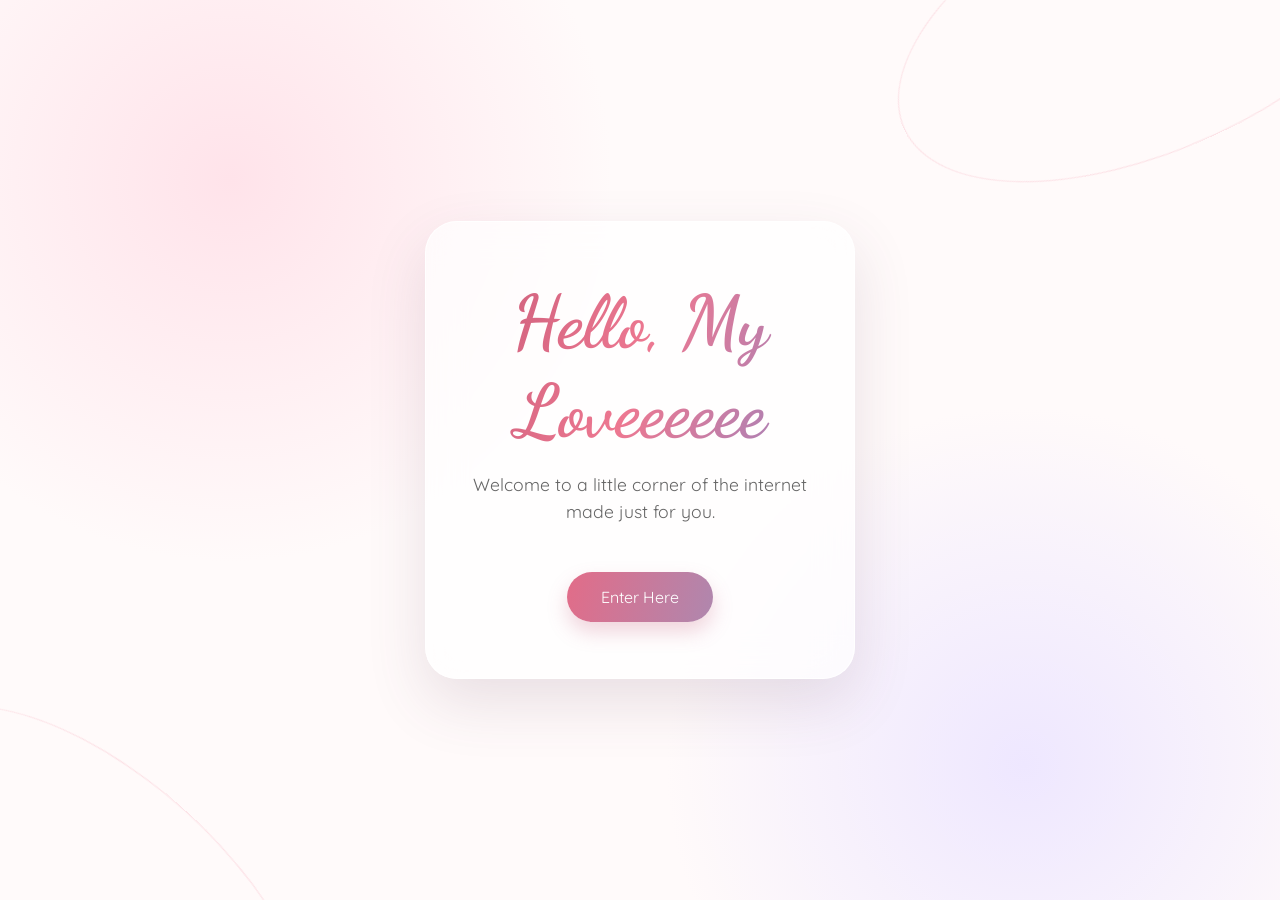
<file: index.html>
<!DOCTYPE html>
<html lang="en">
<head>
    <meta charset="UTF-8">
    <meta name="viewport" content="width=device-width, initial-scale=1.0, maximum-scale=1.0, user-scalable=no">
    <title>For Mandyyy</title>
    <link href="https://fonts.googleapis.com/css2?family=Dancing+Script:wght@600&family=Quicksand:wght@400;600&display=swap" rel="stylesheet">
    <style>
        :root { --pink: #ed6e8b; --cream: #fffafa; --ink: #412d46; --lilac: #9582b8; }
        * { box-sizing: border-box; -webkit-tap-highlight-color: transparent; }
        body { 
            margin: 0; background: radial-gradient(circle at 18% 20%, #ffe3ea 0, transparent 30%), radial-gradient(circle at 80% 85%, #eee7ff 0, transparent 28%), var(--cream); font-family: 'Quicksand', sans-serif;
            height: 100vh; display: flex; justify-content: center; align-items: center; text-align: center;
            overflow: hidden; touch-action: manipulation;
        }

        .floating-heart {
            position: absolute; color: var(--pink); pointer-events: none;
            animation: floatUp 1.5s ease-out forwards; z-index: 999;
        }
        @keyframes floatUp {
            0% { transform: translateY(0) scale(1); opacity: 1; }
            100% { transform: translateY(-100px) scale(1.5); opacity: 0; }
        }

        body::before, body::after { content: ''; position: fixed; border: 1px solid rgba(237,110,139,.18); border-radius: 50%; pointer-events: none; }
        body::before { width: 560px; height: 270px; transform: rotate(-25deg); top: -125px; right: -160px; } body::after { width: 520px; height: 250px; transform: rotate(42deg); bottom: -130px; left: -160px; }
        .glass-card { background: rgba(255,255,255,.68); backdrop-filter: blur(18px); -webkit-backdrop-filter: blur(18px); padding: 56px 30px; border-radius: 32px; box-shadow: 0 24px 60px rgba(100,64,95,.14); border: 1px solid rgba(255,255,255,.9); width: 90%; max-width: 430px; animation: fadeIn 1.1s ease; position: relative; overflow:hidden; }

        .elegant-title { 
            font-family: 'Dancing Script', cursive; font-size: clamp(3.3rem, 13vw, 4.6rem);
            background: linear-gradient(110deg, #c95c79, #ed7891, #9a83be);
            -webkit-background-clip: text; -webkit-text-fill-color: transparent; margin: 0; 
        }

        .enter-btn { 
            background: linear-gradient(105deg, #e26c88, #af87ae); color: white; border: none; padding: 15px 34px;
            border-radius: 50px; font-size: 1rem; margin-top: 30px; cursor: pointer; box-shadow: 0 10px 20px rgba(198,92,122,.26); font-family: 'Quicksand', sans-serif;
            transition: 0.3s;
        }
        .enter-btn:active { transform: scale(0.95); }

        @keyframes fadeIn { from { opacity: 0; transform: translateY(20px); } to { opacity: 1; transform: translateY(0); } }
    </style>
</head>
<body onclick="spawnHeart(event)">

    <div class="glass-card">
        <h1 class="elegant-title">Hello, My Loveeeeee</h1>
        <p style="color: #666; font-size: 1.1rem; margin-top: 15px; line-height: 1.5;">
            Welcome to a little corner of the internet made just for you.
        </p>
        
        <button class="enter-btn" onclick="window.location.href='hub.html'">Enter Here</button>
    </div>

    <script>
        function spawnHeart(e) {
            if (e.target.tagName === 'BUTTON') return;
            const heart = document.createElement('div');
            heart.innerHTML = '❤️';
            heart.className = 'floating-heart';
            const x = e.clientX || (e.touches && e.touches[0].clientX);
            const y = e.clientY || (e.touches && e.touches[0].clientY);
            heart.style.left = (x - 10) + 'px';
            heart.style.top = (y - 10) + 'px';
            document.body.appendChild(heart);
            setTimeout(() => heart.remove(), 1500);
        }
    </script>
</body>
</html>
</file>
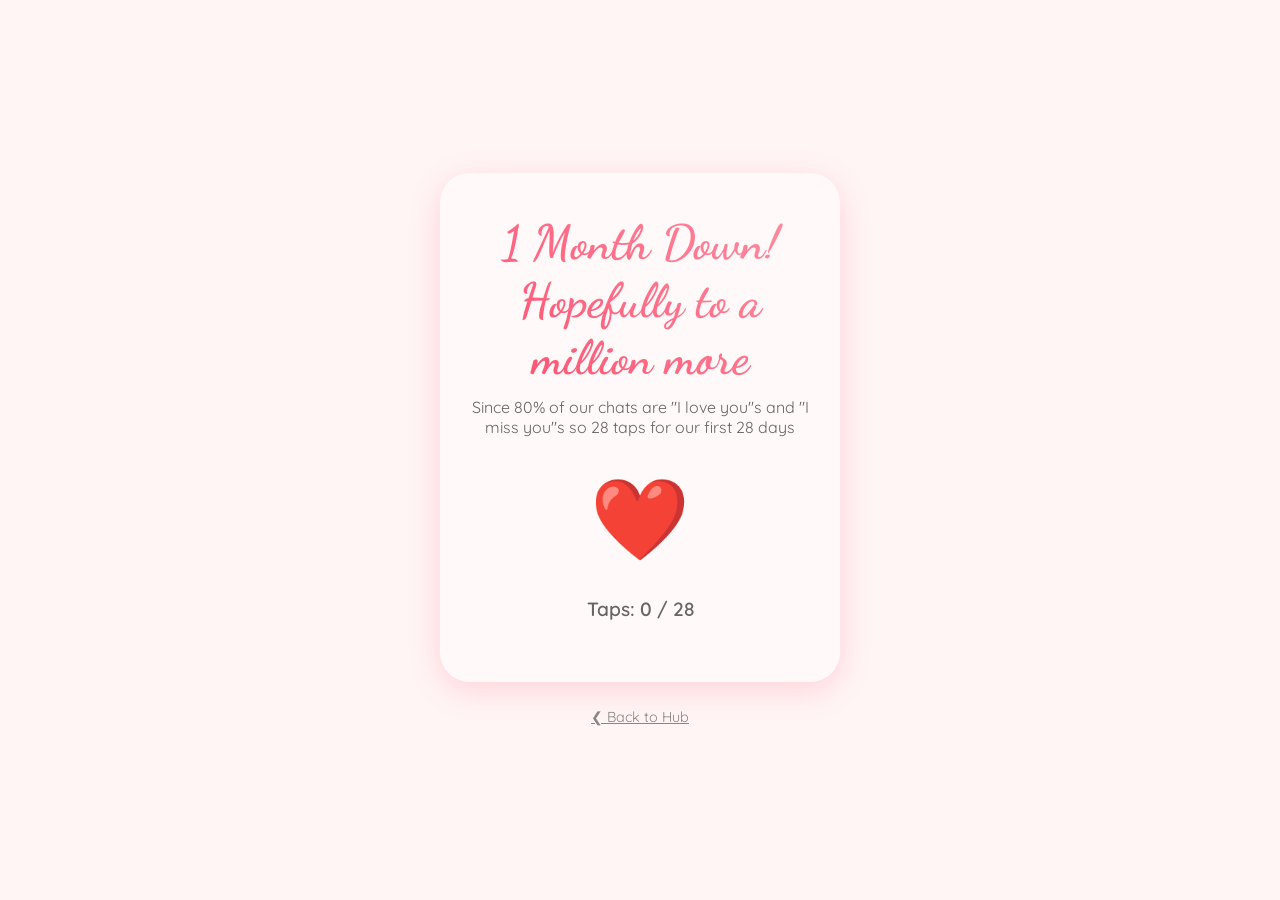
<file: 1stmonthiversary/1stmonthiversary.html>
<!DOCTYPE html>
<html lang="en">
<head>
    <meta charset="UTF-8">
    <meta name="viewport" content="width=device-width, initial-scale=1.0, maximum-scale=1.0, user-scalable=no">
    <title>1st Monthiversary</title>
    <link href="https://fonts.googleapis.com/css2?family=Dancing+Script:wght@600&family=Quicksand:wght@400;600&display=swap" rel="stylesheet">
    <style>
        :root { --pink: #ff4d6d; --cream: #fff5f5; --paper: #fdfdfd; }
        * { box-sizing: border-box; -webkit-tap-highlight-color: transparent; }
        body { 
            margin: 0; background: var(--cream); font-family: 'Quicksand', sans-serif; 
            overflow: hidden; height: 100vh; display: flex; justify-content: center; align-items: center;
            touch-action: manipulation;
        }

        .screen { display: none; text-align: center; width: 100%; height: 100%; padding: 20px; animation: fadeIn 0.8s ease; flex-direction: column; justify-content: center; align-items: center; }
        .active { display: flex; }

        .elegant-title { font-family: 'Dancing Script', cursive; font-size: 3rem; background: linear-gradient(45deg, #ff4d6d, #ff8fa3); -webkit-background-clip: text; -webkit-text-fill-color: transparent; margin: 0; line-height: 1.2; }
        .glass-card { background: rgba(255, 255, 255, 0.4); backdrop-filter: blur(10px); -webkit-backdrop-filter: blur(10px); padding: 40px 20px; border-radius: 30px; box-shadow: 0 8px 32px 0 rgba(255, 77, 109, 0.2); border: 1px solid rgba(255, 255, 255, 0.2); max-width: 400px; width: 100%; }

        /* Phase 1: Spam Game */
        .giant-heart { font-size: 5rem; cursor: pointer; user-select: none; animation: pulse 1s infinite; margin: 30px 0; -webkit-tap-highlight-color: transparent; }
        .giant-heart:active { transform: scale(0.9); animation: none; }
        .spam-text { position: absolute; font-weight: 600; font-size: 1.5rem; color: var(--pink); pointer-events: none; animation: floatSpam 1s ease-out forwards; z-index: 999; text-shadow: 0px 2px 5px rgba(255,77,109,0.3); }
        .progress-text { font-size: 1.2rem; color: #666; font-weight: 600; margin-bottom: 20px; }

        /* Phase 2: Polaroid Desk (Spaced out for scrolling) */
        .desk-container { width: 100%; max-height: 65vh; overflow-y: auto; overflow-x: hidden; margin-top: 15px; padding-bottom: 20px; }
        .desk { position: relative; width: 100%; max-width: 350px; height: 1300px; margin: 0 auto; }
        
        .polaroid { 
            background: white; padding: 10px 10px 30px 10px; box-shadow: 0 10px 20px rgba(0,0,0,0.15); 
            position: absolute; width: 180px; border: 1px solid #eee; transition: transform 0.2s ease-out; cursor: pointer;
        }
        .polaroid img { width: 100%; height: 160px; object-fit: cover; background: #ddd; }
        .polaroid .caption { font-family: 'Dancing Script', cursive; font-size: 1.2rem; margin-top: 10px; color: #333; }
        
        /* Spacing out the 8 photos vertically */
        #p1 { top: 10px; left: 10px; transform: rotate(-6deg); z-index: 1; }
        #p2 { top: 160px; right: 10px; transform: rotate(7deg); z-index: 2; }
        #p3 { top: 310px; left: 20px; transform: rotate(-5deg); z-index: 3; }
        #p4 { top: 460px; right: 15px; transform: rotate(6deg); z-index: 4; }
        #p5 { top: 610px; left: 15px; transform: rotate(-7deg); z-index: 5; }
        #p6 { top: 760px; right: 20px; transform: rotate(8deg); z-index: 6; }
        #p7 { top: 910px; left: 25px; transform: rotate(-4deg); z-index: 7; }
        #p8 { top: 1060px; right: 15px; transform: rotate(5deg); z-index: 8; }

        /* Phase 3: Letter */
        .letter-content { margin-top: 15px; }
        .letter-content img { width: 100%; height: auto; border-radius: 5px; box-shadow: 0 4px 15px rgba(0,0,0,0.1); border: 1px solid #eee; }

        /* Utilities */
        .next-btn { background: var(--pink); color: white; border: none; padding: 15px 30px; border-radius: 50px; font-size: 1.1rem; margin-top: 20px; cursor: pointer; box-shadow: 0 5px 15px rgba(255, 77, 109, 0.3); font-family: 'Quicksand', sans-serif;}
        .back-btn { background: none; border: none; color: #888; font-size: 0.9rem; text-decoration: underline; margin-top: 25px; cursor: pointer; font-family: 'Quicksand', sans-serif;}
        
        @keyframes floatSpam { 0% { transform: translateY(0) scale(0.5); opacity: 1; } 100% { transform: translateY(-150px) scale(1.5); opacity: 0; } }
        @keyframes pulse { 0% { transform: scale(1); } 50% { transform: scale(1.1); } 100% { transform: scale(1); } }
        @keyframes fadeIn { from { opacity: 0; } to { opacity: 1; } }
    </style>
</head>
<body onclick="startMusic()">

    <audio id="bgMusic" loop>
        <source src="month-music.mp3" type="audio/mpeg">
    </audio>

    <div id="phase1" class="screen active">
        <div class="glass-card">
            <h1 class="elegant-title">1 Month Down! Hopefully to a million more</h1>
            <p style="color: #666; margin-top: 10px;">Since 80% of our chats are "I love you"s and "I miss you"s so 28 taps for our first 28 days</p>
            
            <div class="giant-heart" onclick="tapHeart(event)">❤️</div>
            <div class="progress-text">Taps: <span id="tap-count">0</span> / 28</div>
        </div>
        <button class="back-btn" onclick="window.location.href='../hub.html'">❮ Back to Hub</button>
    </div>

    <div id="phase2" class="screen">
        <h1 class="elegant-title" style="margin-bottom: 5px;">Our Memories</h1>
        <p style="color: #666; margin-bottom: 10px; font-size: 0.9rem;">Scroll down and tap a photo to bring it to the front!</p>
        
        <div class="desk-container">
            <div class="desk">
                <div class="polaroid" id="p1" onclick="bringToFront(this)">
                    <img src="photo1.jpeg" alt="Memory 1">
                    <div class="caption">DIVA</div>
                </div>
                <div class="polaroid" id="p2" onclick="bringToFront(this)">
                    <img src="photo2.jpeg" alt="Memory 2">
                    <div class="caption">Cutieeeeeeeeee</div>
                </div>
                <div class="polaroid" id="p3" onclick="bringToFront(this)">
                    <img src="photo3.jpeg" alt="Memory 3">
                    <div class="caption">Gorgeous Queen</div>
                </div>
                <div class="polaroid" id="p4" onclick="bringToFront(this)">
                    <img src="photo4.jpeg" alt="Memory 4">
                    <div class="caption">US</div>
                </div>
                <div class="polaroid" id="p5" onclick="bringToFront(this)">
                    <img src="photo5.jpeg" alt="Memory 5">
                    <div class="caption">MY CUTIEEEEE</div>
                </div>
                <div class="polaroid" id="p6" onclick="bringToFront(this)">
                    <img src="photo6.jpeg" alt="Memory 6">
                    <div class="caption">Goofy aah</div>
                </div>
                <div class="polaroid" id="p7" onclick="bringToFront(this)">
                    <img src="photo7.jpeg" alt="Memory 7">
                    <div class="caption">Cutest existence</div>
                </div>
                <div class="polaroid" id="p8" onclick="bringToFront(this)">
                    <img src="photo8.jpeg" alt="Memory 8">
                    <div class="caption">Prettiest Girl I know of</div>
                </div>
            </div>
        </div>

        <button class="next-btn" onclick="showPhase(3)">Read Your Letter 💌</button>
    </div>

    <div id="phase3" class="screen">
        <div class="glass-card" style="max-height: 80vh; overflow-y: auto;">
            <h1 class="elegant-title">Happy 1st Month</h1>
            <div class="letter-content">
                <img src="month-letter.jpeg" alt="My Handwritten Letter">
            </div>
        </div>
        <button class="back-btn" onclick="window.location.href='../hub.html'">❮ Back to Hub</button>
    </div>

    <script>
        let musicStarted = false;
        function startMusic() {
            if (!musicStarted) {
                const bgMusic = document.getElementById('bgMusic');
                bgMusic.volume = 0.03;
                bgMusic.play().catch(err => console.log("Audio play blocked:", err));
                musicStarted = true;
            }
        }

        let taps = 0;
        let zIndexCounter = 10; 
        const spamWords = ["I love you!", "I miss you!", "I LOVE YOU SO MUCH", "I MISS YOU"];

        function tapHeart(e) {
            taps++;
            document.getElementById('tap-count').innerText = taps;
            
            const word = spamWords[Math.floor(Math.random() * spamWords.length)];
            const span = document.createElement('div');
            span.innerText = word;
            span.className = 'spam-text';
            
            const x = e.clientX || (e.touches && e.touches[0].clientX) || window.innerWidth/2;
            const y = e.clientY || (e.touches && e.touches[0].clientY) || window.innerHeight/2;
            
            span.style.left = (x - 60 + (Math.random() * 120)) + 'px';
            span.style.top = (y - 20) + 'px';
            
            document.body.appendChild(span);
            setTimeout(() => span.remove(), 1000);

            if (taps === 28) {
                setTimeout(() => showPhase(2), 800);
            }
        }

        function bringToFront(element) {
            zIndexCounter++;
            element.style.zIndex = zIndexCounter;
            
            const currentTransform = element.style.transform;
            if(!currentTransform.includes("scale")) {
                element.style.transform = currentTransform + " scale(1.05)";
                setTimeout(() => {
                    element.style.transform = currentTransform; 
                }, 200);
            }
        }

        function showPhase(phaseNum) {
            document.querySelectorAll('.screen').forEach(s => s.classList.remove('active'));
            document.getElementById('phase' + phaseNum).classList.add('active');
        }
    </script>
</body>
</html>
</file>
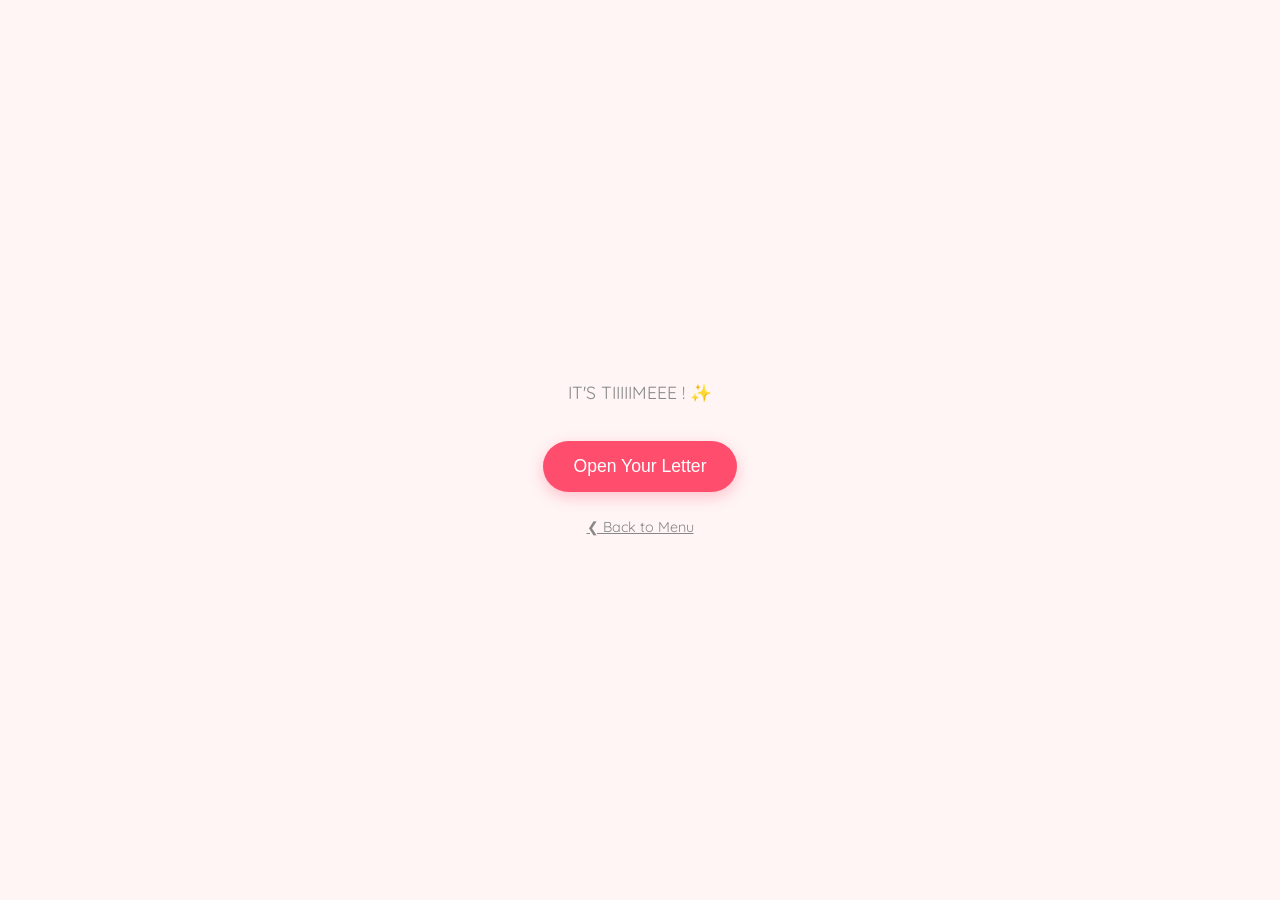
<file: 2026valentines/valentines2026.html>
<!DOCTYPE html>
<html lang="en">
<head>
    <meta charset="UTF-8">
    <meta name="viewport" content="width=device-width, initial-scale=1.0, maximum-scale=1.0, user-scalable=no">
    <title>Valentine's 2026</title>
    <link href="https://fonts.googleapis.com/css2?family=Dancing+Script:wght@600&family=Quicksand:wght@400;600&display=swap" rel="stylesheet">
    <style>
        :root { --pink: #ff4d6d; --cream: #fff5f5; }
        * { box-sizing: border-box; -webkit-tap-highlight-color: transparent; }
        body { 
            margin: 0; background: var(--cream); font-family: 'Quicksand', sans-serif; 
            overflow: hidden; height: 100vh; display: flex; justify-content: center; align-items: center;
            touch-action: manipulation;
        }

        .floating-heart {
            position: absolute; color: var(--pink); pointer-events: none;
            animation: floatUp 1.5s ease-out forwards; z-index: 999;
        }
        @keyframes floatUp {
            0% { transform: translateY(0) scale(1); opacity: 1; }
            100% { transform: translateY(-100px) scale(1.5); opacity: 0; }
        }

        .screen { display: none; text-align: center; width: 90%; max-width: 400px; animation: fadeIn 0.8s ease; }
        .active { display: block; }

        #timer { font-size: 2.5rem; color: var(--pink); font-weight: 600; margin-top: 20px; }
        .waiting-text { color: #888; font-size: 1.1rem; }

        .photo-container {
            background: white; padding: 10px 10px 40px 10px;
            box-shadow: 0 10px 30px rgba(0,0,0,0.1); border-radius: 5px;
            position: relative; width: 100%; max-width: 350px; margin: 0 auto;
        }
        .handwritten-image { width: 100%; height: auto; border-radius: 2px; display: block; }
        .nav-btn {
            position: absolute; top: 40%; transform: translateY(-50%);
            background: rgba(255, 255, 255, 0.8); border: none; border-radius: 50%;
            width: 35px; height: 35px; font-size: 1.2rem; cursor: pointer; color: var(--pink);
            display: flex; align-items: center; justify-content: center; box-shadow: 0 2px 5px rgba(0,0,0,0.1);
        }
        .prev { left: -15px; }
        .next { right: -15px; }
        .photo-caption { font-family: 'Dancing Script', cursive; font-size: 1.4rem; margin-top: 15px; color: #333; }

        .video-container { width: 100%; border-radius: 15px; overflow: hidden; box-shadow: 0 10px 20px rgba(0,0,0,0.1); background: #000; }
        video { width: 100%; display: block; }
        
        .glass-card {
            background: rgba(255, 255, 255, 0.4); backdrop-filter: blur(10px);
            -webkit-backdrop-filter: blur(10px); padding: 40px 20px; border-radius: 30px; 
            box-shadow: 0 8px 32px 0 rgba(255, 77, 109, 0.2); border: 1px solid rgba(255, 255, 255, 0.2);
        }
        .elegant-title { font-family: 'Dancing Script', cursive; font-size: 3rem; background: linear-gradient(45deg, #ff4d6d, #ff8fa3); -webkit-background-clip: text; -webkit-text-fill-color: transparent; margin: 0; }
        
        .compliment-container { margin-top: 25px; padding: 15px; background: rgba(255, 255, 255, 0.3); border-radius: 15px; cursor: pointer; transition: 0.3s; }
        .compliment-container:active { transform: scale(0.95); }
        #compliment-text { font-size: 1rem; color: #555; font-style: italic; min-height: 3em; display: flex; align-items: center; justify-content: center; margin-bottom: 5px; transition: opacity 0.2s; }
        .mini-heart-pulse { font-size: 1.2rem; animation: pulse 1.5s infinite; }

        .heart-btn-mini { background: none; border: none; color: var(--pink); font-size: 3rem; cursor: pointer; animation: pulse 2s infinite; }
        .unlock-btn, .final-btn { background: var(--pink); color: white; border: none; padding: 15px 30px; border-radius: 50px; font-size: 1.1rem; margin-top: 20px; cursor: pointer; box-shadow: 0 5px 15px rgba(255, 77, 109, 0.3); }
        
        /* New Back Button Style */
        .back-btn { background: none; border: none; color: #888; font-size: 0.9rem; text-decoration: underline; margin-top: 25px; cursor: pointer; font-family: 'Quicksand', sans-serif;}
        
        .hidden { display: none; }

        @keyframes pulse { 0% { transform: scale(1); } 50% { transform: scale(1.2); } 100% { transform: scale(1); } }
        @keyframes fadeIn { from { opacity: 0; } to { opacity: 1; } }
    </style>
</head>
<body onclick="handleInteraction(event)">

    <audio id="bgMusic" loop>
        <source src="music.mp3" type="audio/mpeg">
    </audio>

    <div id="phase1" class="screen active">
        <p class="waiting-text">Patience, Cutie....(click on the screen for a surprise tho) <br> Something will pop up in :</p>
        <div id="timer">00d 00h 00m 00s</div>
        <div id="unlock-btn-container"></div>
        <button class="back-btn" onclick="window.location.href='../hub.html'">❮ Back to Menu</button>
    </div>

    <div id="phase2" class="screen">
        <div class="photo-container">
            <button class="nav-btn prev" onclick="changeImage(-1)">❮</button>
            <img id="letterImg" src="letter1.jpeg" alt="My Letter" class="handwritten-image">
            <button class="nav-btn next" onclick="changeImage(1)">❯</button>
            <div id="imgCaption" class="photo-caption">Page 1 of 2</div>
        </div>
        <button class="heart-btn-mini" onclick="showPhase(3)">❤️</button>
    </div>

    <div id="phase3" class="screen">
        <div class="video-container">
            <video id="myVideo" controls playsinline>
                <source src="video.mp4" type="video/mp4">
            </video>
        </div>
        <p style="margin-top:15px; font-style: italic; color:#555;">Not talented enough to do the animations but Dubbed by me :) </p>
        <button id="videoNextBtn" class="final-btn hidden" onclick="showPhase(4)">CLICK HERE MADS</button>
    </div>

    <div id="phase4" class="screen">
        <div class="glass-card">
            <h1 class="elegant-title">I Love You Mandyyy</h1>
            <p style="font-weight:600; color:#7d7d7d; letter-spacing:2px;">AND I MISS YOU<br>SOOOOO MUCHHHH BABYYY<br><br> I will have to make 20 more of<br>these to express how much I love you<br><br>But here are few reasons why </p>
            
            <div class="compliment-container" onclick="showCompliment()">
                <p id="compliment-text">Tap the heart for a reason why...</p>
                <div class="mini-heart-pulse">❤️</div>
            </div>
        </div>
        <p style="margin-top: 30px; color: #484848; font-size: 0.8rem;">Thank you for being you. Never change please and <br> please continue loving me or I'll be very sad :(</p>
        <button class="back-btn" onclick="window.location.href='../hub.html'">❮ Back to Menu</button>
    </div>

    <script>
        const unlockDate = Date.UTC(2026, 1, 13, 16, 0, 0);  
        const bgMusic = document.getElementById('bgMusic');
        let unlocked = false;
        let musicStarted = false;
        let currentImg = 1;
        let complimentIndex = 0; 

        const compliments = [
            "You are SOOOOOOOOO SWEEEEEEEEEEEEEEEEEEEEET I might get diabetes, You better take responsibility then, My Local house DOCTOR",
            "You're the clumsiest person I know, and it's sooooooo cute and adorable that it makes me get cuteness aggression",
            "Your personality is so bright that it makes my dimmest boring day feel the funnest one",
            "You are the cutest thing i know",
            "You are the first thing on my mind even if you are thousands of kilometers away",
            "I consider myself to be the luckiest person because I get to love you and be loved back (Hopefully forever :) )",
            "You are So PRETTYYYYY BOTH IN LOOKS AND PERSONALITY THAT IM IN DENIAL THAT YOU LOVE ME BACK (Disclaimer a lot of 'i love's are coming up)",
            "I love your eyes(I can see why it made your friend gay i would be too, if i was a girl)",
            "I love the way you call me cute even though you are a 1000x cuter",
            "I love the way you think, I love the way you are so different from the rest",
            "I love how you got so excited yesterday about the countdown page it made me fall for you harder than i had already",
            "I love how many ILYs and IMYs i get and hope it'll eventually reach the millions",
            "I love how you never judged me based on my looks and even told me that i don have to send even a pic",
            "I love how you are liking me purely based on my personality and how i am as a person",
            "I love how you find my dumbest lame ass jokes funny and humourous",
            "I love how you never find me too annoying or too much to handle even though i bombard you with messages when you might be busy",
            "I love how you awkwardly say OH and UNLESS",
            "I love how you message me if i don reply for a bit saying i miss you",
            "I love how 80% of our conversation is ILYs and IMYs",
            "I love how you put a disclaimer that you are clingy but the more it goes on the more i think i'm the clingier one",
            "Lastly, but definitely not the least cause this list is going to be 10x bigger in an year probably (Hopefully)",
            "I love everything about you, How pretty you are, How cute you are, How clingy you are, How energetic you are",
            "I love every side of you babyy, and i REALLY REALLY REALLY HOPE this goes on forever and ever",
            "I love you a lot babyyyy, i think you'll get an idea of how much by this point",
            "You are the best thing to happen to me, and i love you so muchhh",
            "LIKE I LOVE YOU SO MUCH THAT IT'S DRIVING ME INSANE (Tell me if you ever feel like im overbearing)",
            "I LOVE YOU SO MUCH BABYY THAT NO WORDS CAN ENCAPSULATE IT AT THIS POINT",
            "I WILL LOVE YOU FOREVER REGARDLESS OF HOW THINGS GO AND I WILL MISS YOU",
            "That's all for now baby, I really really really hope you liked it cause you deserve the world. I will try better next time with more time in my hand",
            "How much i wish i was near you right now",
            "You genuinely made my life much more interesting. From the bottom of my heart i hope this goes well and that you have a happy life no matter what happens to us, hopefully i'm part of that happy life too :)",
        ];

        function handleInteraction(e) {
            if (e.target.tagName === 'BUTTON' || e.target.closest('.compliment-container')) return;
            spawnHeart(e);
            if (!musicStarted) {
                bgMusic.volume = 0.03;
                bgMusic.play().catch(err => console.log("Audio block:", err));
                musicStarted = true;
            }
        }

        function showCompliment() {
            const textElem = document.getElementById('compliment-text');
            const heartElem = document.querySelector('.mini-heart-pulse');
            
            textElem.style.opacity = 0;
            
            setTimeout(() => {
                if (complimentIndex < compliments.length) {
                    textElem.innerText = compliments[complimentIndex];
                    complimentIndex++;
                } else {
                    textElem.innerText = "I LOVE YOU BABYYYYYYYYY AND I WILL KEEP LOVING YOU FOREVER❤️";
                    heartElem.style.display = 'none'; 
                    document.querySelector('.compliment-container').onclick = null; 
                    document.querySelector('.compliment-container').style.cursor = 'default';
                }
                textElem.style.opacity = 1;
            }, 200);
        }

        function changeImage(dir) {
            currentImg += dir;
            if (currentImg > 2) currentImg = 1;
            if (currentImg < 1) currentImg = 2;
            document.getElementById('letterImg').src = `letter${currentImg}.jpeg`;
            document.getElementById('imgCaption').innerText = `Page ${currentImg} of 2`;
        }

        function updateTimer() {
            const now = new Date().getTime();
            const diff = unlockDate - now;

            if (diff <= 0) {
                if (!unlocked) {
                    unlocked = true;
                    document.getElementById('timer').style.display = 'none';
                    document.querySelector('.waiting-text').innerHTML = "IT'S TIIIIIMEEE ! ✨";
                    document.getElementById('unlock-btn-container').innerHTML = `<button class="unlock-btn" onclick="showPhase(2)">Open Your Letter</button>`;
                }
                return;
            }
            
            const d = Math.floor(diff / (1000 * 60 * 60 * 24));
            const h = Math.floor((diff % (1000 * 60 * 60 * 24)) / (1000 * 60 * 60));
            const m = Math.floor((diff % (1000 * 60 * 60)) / (1000 * 60));
            const s = Math.floor((diff % (1000 * 60)) / 1000);
            document.getElementById('timer').innerText = `${d}d ${h}h ${m}m ${s}s`;
        }

        setInterval(updateTimer, 1000);
        updateTimer();

        function showPhase(phaseNum) {
            document.querySelectorAll('.screen').forEach(s => s.classList.remove('active'));
            document.getElementById('phase' + phaseNum).classList.add('active');
            if (phaseNum === 3) {
                bgMusic.pause();
                const v = document.getElementById('myVideo');
                v.onended = () => document.getElementById('videoNextBtn').classList.remove('hidden');
            } else if (musicStarted) {
                bgMusic.play();
            }
        }

        function spawnHeart(e) {
            const heart = document.createElement('div');
            heart.innerHTML = '❤️';
            heart.className = 'floating-heart';
            const x = e.clientX || (e.touches && e.touches[0].clientX);
            const y = e.clientY || (e.touches && e.touches[0].clientY);
            heart.style.left = (x - 10) + 'px';
            heart.style.top = (y - 10) + 'px';
            document.body.appendChild(heart);
            setTimeout(() => heart.remove(), 1500);
        }
    </script>
</body>
</html>
</file>
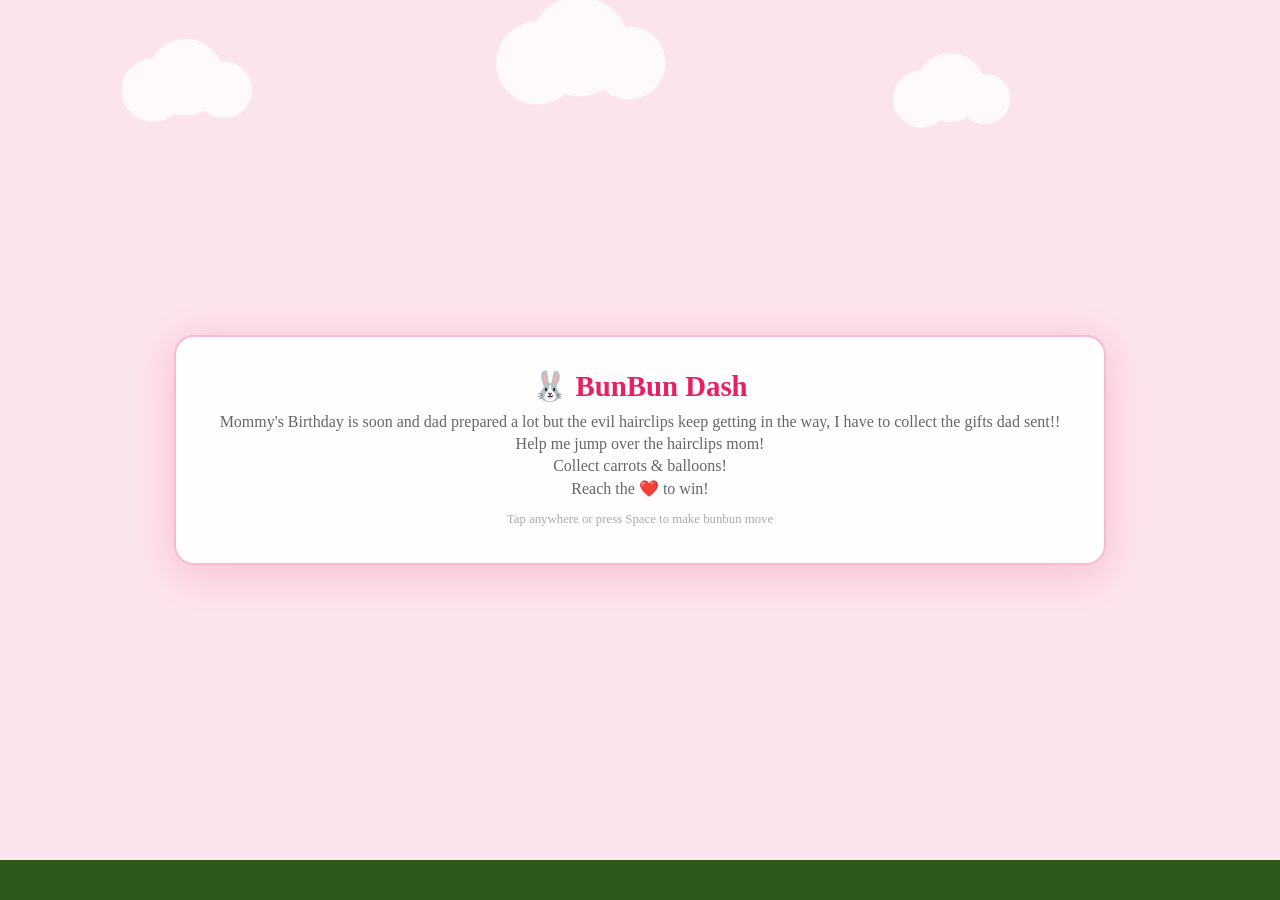
<file: mandy2026bday/bday.html>
<!DOCTYPE html>
<html lang="en">
<head>
<meta charset="UTF-8">
<meta name="viewport" content="width=device-width, initial-scale=1.0, maximum-scale=1.0, user-scalable=no">
<meta name="apple-mobile-web-app-capable" content="yes">
<meta name="apple-mobile-web-app-status-bar-style" content="black-translucent">
<title>Birthday Bunny Run</title>
<style>
*,*::before,*::after{margin:0;padding:0;box-sizing:border-box}
html,body{
  width:100%;height:100%;
  background:#fce4ec;
  overflow:hidden;
  touch-action:none;
  -webkit-user-select:none;
  user-select:none;
  -webkit-touch-callout:none;
  font-family:Georgia,serif;
}
canvas{position:fixed;top:0;left:0;display:block;}
#ui{
  position:fixed;top:0;left:0;right:0;bottom:0;
  display:flex;align-items:center;justify-content:center;
  z-index:10;
}
.card{
  background:rgba(255,255,255,0.97);
  border-radius:20px;padding:32px 44px;text-align:center;
  border:2px solid #f8bbd0;
  box-shadow:0 8px 40px rgba(233,30,99,0.2);
  max-width:90vw;
}
.card h1{color:#e91e63;font-size:1.8rem;margin-bottom:10px}
.card p{color:#666;font-size:1rem;margin:4px 0}
.card .hint{font-size:0.8rem;color:#aaa;margin-top:14px}
.card button{
  background:#e91e63;color:white;border:none;padding:10px 20px;
  border-radius:10px;font-size:1.1rem;margin-top:12px;cursor:pointer;
  display:block;width:100%;
}
.card button.secondary{
  background:white;color:#e91e63;border:2px solid #e91e63;
}

/* Letter overlay */
#letterOverlay{
  display:none;
  position:fixed;top:0;left:0;right:0;bottom:0;
  background:rgba(0,0,0,0.62);
  z-index:30;
  align-items:center;justify-content:center;
  padding:16px;
}
#letterOverlay.open{display:flex;}
.letter-wrap{
  background:#fff9f0;
  border-radius:6px;
  max-width:min(500px,96vw);
  width:100%;
  box-shadow:0 16px 70px rgba(0,0,0,0.38);
  position:relative;
  overflow:hidden;
  max-height:88vh;
  display:flex;flex-direction:column;
}
.letter-stripe{
  height:7px;
  background:repeating-linear-gradient(
    90deg,
    #e91e63 0px,#e91e63 16px,
    #f8bbd0 16px,#f8bbd0 32px,
    #fff 32px,#fff 48px,
    #f8bbd0 48px,#f8bbd0 64px
  );
  flex-shrink:0;
}
.letter-scroll{
  overflow-y:auto;
  padding:24px 30px 28px;
}
.letter-close{
  position:absolute;top:12px;right:14px;
  background:rgba(255,249,240,0.9);border:none;
  font-size:1.3rem;color:#bbb;cursor:pointer;
  width:32px;height:32px;border-radius:50%;
  display:flex;align-items:center;justify-content:center;
  line-height:1;z-index:1;
}
.letter-close:hover{color:#e91e63;}
.letter-date{
  font-size:0.78rem;color:#bbb;text-align:right;
  margin-bottom:20px;font-family:Georgia,serif;
}
.letter-body{
  font-family:Georgia,serif;
  font-size:1.03rem;line-height:1.9;
  color:#3a2520;white-space:pre-wrap;
}
.letter-sig{
  margin-top:24px;
  font-family:Georgia,serif;font-size:1rem;
  color:#c2185b;font-style:italic;
}
.letter-seal{
  font-size:2rem;display:block;
  text-align:center;margin-top:14px;
}

#hud{
  position:fixed;top:16px;left:50%;transform:translateX(-50%);
  background:rgba(255,255,255,0.88);border-radius:30px;
  padding:6px 22px;font-size:0.9rem;color:#c2185b;
  border:1px solid #f8bbd0;display:none;gap:22px;
  pointer-events:none;white-space:nowrap;z-index:10;
}
</style>
</head>
<body>
<canvas id="c"></canvas>

<div id="hud">
  <span>&#x1F430; <span id="dm">0</span>m</span>
  <span>&#11088; <span id="scoreUI">0</span></span>
  <span>&#x2764;&#xFE0F; <span id="dp">0</span>%</span>
</div>

<div id="ui">
  <div class="card">
    <h1>&#x1F430; BunBun Dash</h1>
    <p>Mommy's Birthday is soon and dad prepared a lot but the evil hairclips keep getting in the way, I have to collect the gifts dad sent!!</p>
    <p>Help me jump over the hairclips mom!</p>
    <p>Collect carrots &amp; balloons!</p>
    <p>Reach the <strong style="color:#e91e63">&#x2764;&#xFE0F;</strong> to win!</p>
    <p class="hint">Tap anywhere or press Space to make bunbun move</p>
  </div>
</div>

<!-- Exclusive letter overlay -->
<div id="letterOverlay">
  <div class="letter-wrap">
    <div class="letter-stripe"></div>
    <button class="letter-close" id="letterCloseBtn">&#x2715;</button>
    <div class="letter-scroll">
      <div class="letter-date" id="letterDate"></div>
      <div class="letter-body" id="letterBody"></div>
      <div class="letter-sig">With love, lots and lotssss of love &#x1F430;&#x1F495;</div>
      <div class="letter-sig">Yazeen</div>
      <span class="letter-seal">&#x1F48C;</span>
    </div>
  </div>
</div>

<script>
// ---- DOM ----
var canvas  = document.getElementById('c');
var ctx     = canvas.getContext('2d');
var ui      = document.getElementById('ui');
var hud     = document.getElementById('hud');
var dmEl    = document.getElementById('dm');
var dpEl    = document.getElementById('dp');
var scoreUI = document.getElementById('scoreUI');
var letterOverlay = document.getElementById('letterOverlay');

// ---- Sprite ----
var bunnyImg = new Image();
bunnyImg.src = 'bunny-sprite.png';
var bunnyImgReady = false;
bunnyImg.onload = function(){ bunnyImgReady = true; };

// ---- Custom Sprites ----
var cakeImg = new Image(); cakeImg.src = 'cake.png';
var carrotImg = new Image(); carrotImg.src = 'carrot.png';
var balloonImg = new Image(); balloonImg.src = 'balloon.png';
var groundImg = new Image(); groundImg.src = 'ground.png';
var loveImg = new Image(); loveImg.src = 'love_sprite.PNG';
var LOVE_COLS=4, LOVE_ROWS=2, LOVE_FRAMES=8;
var LOVE_FW=427, LOVE_FH=312;

// ---- Dimensions ----
var W=0, H=0, GY=0;
var groundOffset = 14;

function resize(){
  W = canvas.width  = window.innerWidth;
  H = canvas.height = window.innerHeight;
  GY = H - Math.round(H*0.06);
  if(STATE !== 'PLAY' && STATE !== 'DYING') drawIdle();
}
window.addEventListener('resize', resize);
window.addEventListener('orientationchange', function(){ setTimeout(resize,300); });

// ---- Game variables ----
var WIN_DIST = 1800;
var STATE    = 'START';
var dist, spd, frame, spawnT, deathT;
var obstacles, collectibles, cake, heart, particles, gOff;
var cakeCollected = false;
var score = 0;
var highScore = 0;
try{ highScore = parseInt(localStorage.getItem('bunnyHigh'))||0; }catch(e){}
var rafId = null;

// Frame limiter vars
var then = 0;
var fpsInterval = 1000 / 60; // Locked strictly to 60fps

var clouds=[
  {x:0.12,y:0.10,w:0.10,s:0.4},
  {x:0.42,y:0.07,w:0.13,s:0.6},
  {x:0.72,y:0.11,w:0.09,s:0.35}
];

// ---- Utilities ----
function collide(a,b,factor){
  factor=factor||0.7;
  return Math.abs((a.x+a.w/2)-(b.x+b.w/2)) < (a.w+b.w)/2*factor &&
         Math.abs((a.y+a.h/2)-(b.y+b.h/2)) < (a.h+b.h)/2*factor;
}

function burst(x,y,color,n){
  for(var i=0;i<n;i++){
    var a=(Math.PI*2/n)*i+Math.random()*0.5;
    particles.push({x:x,y:y,
      vx:Math.cos(a)*(2+Math.random()*3),
      vy:Math.sin(a)*(2+Math.random()*3)-2,
      life:1,color:color});
  }
}

function tickParticles(){
  var keep=[];
  for(var i=0;i<particles.length;i++){
    var p=particles[i];
    p.x+=p.vx; p.y+=p.vy; p.vy+=0.15; p.life-=0.04;
    if(p.life<=0) continue;
    ctx.globalAlpha=p.life;
    ctx.fillStyle=p.color;
    ctx.beginPath(); ctx.arc(p.x,p.y,4*p.life,0,Math.PI*2); ctx.fill();
    keep.push(p);
  }
  ctx.globalAlpha=1;
  particles=keep;
}

// ---- Environment ----
function drawSky(s, currentDist){
  var t=Math.min(1,currentDist/WIN_DIST);
  var r=Math.floor(252-t*80);
  var g=Math.floor(228-t*120);
  var b=Math.floor(236-t*150);
  ctx.fillStyle='rgb('+r+','+g+','+b+')';
  ctx.fillRect(0,0,W,H);

  for(var i=0;i<clouds.length;i++){
    var c=clouds[i];
    if(s>0){ c.x-=c.s*(s/W*0.5); if(c.x+c.w<0) c.x=1.05; }
    var cx=c.x*W, cy=c.y*H, cw=c.w*W;
    ctx.fillStyle='rgba(255,255,255,0.82)';
    ctx.beginPath();
    ctx.arc(cx,         cy,        cw*0.25,0,Math.PI*2);
    ctx.arc(cx+cw*0.25, cy-cw*0.1, cw*0.30,0,Math.PI*2);
    ctx.arc(cx+cw*0.55, cy,        cw*0.22,0,Math.PI*2);
    ctx.fill();
  }
}

function drawGround(s){
  if(s>0) gOff=(gOff+s)%40;
  ctx.fillStyle='#2d5a1b'; ctx.fillRect(0,GY+groundOffset,W,H-GY-groundOffset);
  if(groundImg.complete){
    var tileH=Math.round(H*0.07);
    var tileW=tileH;
    for(var x=-(gOff%tileW);x<W;x+=tileW){
      ctx.drawImage(groundImg,x,GY+groundOffset,tileW,tileH);
    }
  }
}

// ---- Bunny ----
var B={
  w:96, h:96, x:60, y:0, dy:0, grounded:true, sq:1, st:1,
  frameX:0, maxFrame:7, spriteW:32, spriteH:32, stagger:5,
  jumps:0, maxJumps:2,

  init:function(){
    this.y=GY+groundOffset-this.h;
    this.dy=0; this.grounded=true;
    this.sq=1; this.st=1; this.frameX=0; this.jumps=0;
  },

  jump:function(){
    if(this.jumps>=this.maxJumps) return;
    if(this.jumps===0){
      this.dy=-(H*0.02+6);
      burst(this.x+this.w/2,GY+groundOffset,'#a5d6a7',5);
    } else {
      this.dy=-(H*0.032+10);
      burst(this.x+this.w/2,this.y+this.h/2,'#fff',10);
    }
    this.jumps++;
    this.grounded=false;
    this.st=1.25;
  },

  tick:function(){
    this.y+=this.dy;
    this.dy+=H*0.0014;
    var floor=GY+groundOffset-this.h;

    if(this.y>=floor){
      if(!this.grounded){
        this.sq=0.7;
        burst(this.x+this.w/2,GY+groundOffset,'#f8bbd0',4);
      }
      this.y=floor; this.dy=0; this.grounded=true; this.jumps=0;
    } else {
      this.grounded=false;
      if(frame%4===0) burst(this.x+20,this.y+this.h-10,'#e0f7fa',1);
    }

    this.sq+=(1-this.sq)*0.22;
    this.st+=(1-this.st)*0.22;

    if(STATE==='PLAY' && this.grounded){
      if(frame%this.stagger===0) this.frameX=(this.frameX+1)%(this.maxFrame+1);
    } else if(!this.grounded){
      this.frameX=0;
    }
  },

  draw:function(spin){
    if(!bunnyImgReady) return;
    var cx=this.x+this.w/2, cy=this.y+this.h/2;
    ctx.save();
    ctx.translate(cx,cy);
    ctx.scale(this.sq,this.st);
    if(spin){
      ctx.rotate(deathT*0.15);
    } else if(!this.grounded){
      ctx.rotate(-this.dy*0.02);
    }
    ctx.translate(-cx,-cy);
    ctx.drawImage(bunnyImg,
      this.frameX*this.spriteW, 0, this.spriteW, this.spriteH,
      this.x, this.y, this.w, this.h);
    ctx.restore();
  }
};

// ---- Obstacles ----
function makeClip(s){
  return{
    x:W+10, w:70, h:80, y:GY+groundOffset-80,
    spd:s, dead:false, bite:0, biteDir:1,
    tick:function(){
      this.x-=this.spd;
      if(this.x+this.w<0) this.dead=true;
      this.bite+=this.biteDir*0.12;
      if(this.bite>=1){this.bite=1;this.biteDir=-1;}
      else if(this.bite<=0){this.bite=0;this.biteDir=1;}
    },
    draw:function(){
      var x=this.x,y=this.y,w=this.w,h=this.h;
      var midY=y+h/2; var gap=this.bite*14; var jaw=14;
      ctx.fillStyle='#880e4f';
      ctx.beginPath(); ctx.roundRect(x+w-7,y+6,7,h-12,3); ctx.fill();
      ctx.fillStyle='#ff80ab';
      ctx.beginPath(); ctx.arc(x+w-4,midY,5,0,Math.PI*2); ctx.fill();
      var ty=midY-gap/2-jaw;
      ctx.fillStyle='#c2185b';
      ctx.beginPath(); ctx.roundRect(x,ty,w-6,jaw,[4,0,0,4]); ctx.fill();
      ctx.fillStyle='rgba(255,255,255,0.2)';
      ctx.beginPath(); ctx.roundRect(x+3,ty+2,w-12,4,2); ctx.fill();
      ctx.fillStyle='#fffde7';
      for(var tx=x+4;tx<x+w-10;tx+=9){
        ctx.beginPath();ctx.moveTo(tx,ty+jaw);ctx.lineTo(tx+6,ty+jaw);ctx.lineTo(tx+3,ty+jaw+8);ctx.closePath();ctx.fill();
      }
      var by2=midY+gap/2;
      ctx.fillStyle='#c2185b';
      ctx.beginPath(); ctx.roundRect(x,by2,w-6,jaw,[0,0,4,4]); ctx.fill();
      ctx.fillStyle='rgba(255,255,255,0.2)';
      ctx.beginPath(); ctx.roundRect(x+3,by2+2,w-12,4,2); ctx.fill();
      ctx.fillStyle='#fffde7';
      for(var tx2=x+4;tx2<x+w-10;tx2+=9){
        ctx.beginPath();ctx.moveTo(tx2,by2);ctx.lineTo(tx2+6,by2);ctx.lineTo(tx2+3,by2-8);ctx.closePath();ctx.fill();
      }
      if(gap>1){ctx.fillStyle='rgba(40,0,20,0.7)';ctx.fillRect(x,midY-gap/2,w-6,gap);}
    },
    hits:function(b){ return collide(this,b,0.6); }
  };
}

function makeFastClip(s){
  var o=makeClip(s*1.6); o.w=60; return o;
}

function makeFloatingClip(s){
  var o=makeClip(s);
  o.y-=100;
  o.wave=Math.random()*Math.PI;
  var orig=o.tick.bind(o);
  o.tick=function(){ orig(); this.wave+=0.1; this.y+=Math.sin(this.wave)*2; };
  return o;
}

// ---- Collectibles ----
function makeCollectible(){
  var types=['carrot','balloon','confetti'];
  var type=types[Math.floor(Math.random()*types.length)];
  var confettiColor=['#ffeb3b','#00bcd4','#e91e63'][Math.floor(Math.random()*3)];
  return{
    type:type,
    x:W+20,
    y:GY-80-Math.random()*120,
    w:24, h:24,
    spd:spd,
    wave:Math.random()*Math.PI,
    dead:false,
    tick:function(){
      this.x-=this.spd;
      if(this.x+this.w<0){this.dead=true;return;}
      if(this.type==='balloon'){
        this.y-=0.6;
        if(this.y<-40) this.dead=true;
      }
      if(this.type==='confetti'){
        this.wave+=0.1;
        this.y+=1.5;
        this.x+=Math.sin(this.wave)*2;
        if(this.y>H+20) this.dead=true;
      }
    },
    draw:function(){
      if(this.type==='carrot'){
        if(carrotImg.complete){
          ctx.drawImage(carrotImg,this.x-4,this.y-4,36,36);
        } else {
          ctx.fillStyle='#ff9800';
          ctx.beginPath(); ctx.arc(this.x+12,this.y+12,12,0,Math.PI*2); ctx.fill();
          ctx.fillStyle='#4caf50'; ctx.fillRect(this.x+8,this.y-6,4,10);
        }
      } else if(this.type==='balloon'){
        if(balloonImg.complete){
          ctx.drawImage(balloonImg,this.x-16,this.y-22,56,56);
        } else {
          ctx.fillStyle='#f44336';
          ctx.beginPath(); ctx.ellipse(this.x+12,this.y+12,10,14,0,0,Math.PI*2); ctx.fill();
          ctx.fillStyle='rgba(255,255,255,0.4)';
          ctx.beginPath(); ctx.arc(this.x+8,this.y+6,3,0,Math.PI*2); ctx.fill();
        }
      } else {
        ctx.fillStyle=confettiColor;
        ctx.fillRect(this.x,this.y,8,8);
      }
    },
    hits:function(b){ return collide(this,b,0.8); }
  };
}

// ---- Cake ----
function makeCake(){
  return{
    x:W+20, y:GY+groundOffset-70, w:70, h:70, spd:2.5, dead:false,
    tick:function(){ this.x-=this.spd; if(this.x+this.w<0) this.dead=true; },
    draw:function(){
      if(cakeImg.complete){
        ctx.drawImage(cakeImg,this.x-5,this.y-10,this.w+20,this.h+20);
      } else {
        ctx.fillStyle='#ffccbc'; ctx.fillRect(this.x,this.y+30,this.w,40);
        ctx.fillStyle='#f8bbd0'; ctx.fillRect(this.x-5,this.y+20,this.w+10,15);
        ctx.fillStyle='#e91e63';
        ctx.beginPath(); ctx.arc(this.x+this.w/2,this.y+15,6,0,Math.PI*2); ctx.fill();
      }
    },
    hits:function(b){ return collide(this,b); }
  };
}

// ---- Heart ----
function makeHeart(){
  var sz=Math.min(W*0.7,GY*0.85,320);
  var dispW=sz;
  var dispH=sz*(LOVE_FH/LOVE_FW);
  return{
    x:W+20, w:dispW, h:dispH, y:GY+groundOffset-dispH,
    spd:2.5, pulse:0,
    animFrame:0, animTick:0, animDone:false,
    tick:function(){
      this.x-=this.spd;
      this.pulse+=0.06;
      if(this.animating){
        this.animTick++;
        if(this.animTick%6===0){
          this.animFrame++;
          if(this.animFrame>=LOVE_FRAMES){ this.animFrame=LOVE_FRAMES-1; this.animDone=true; }
        }
      }
    },
    draw:function(){
      if(!loveImg.complete) return;
      var f = this.animating ? this.animFrame : Math.floor(this.pulse/0.3)%5;
      var col=f%LOVE_COLS, row=Math.floor(f/LOVE_COLS);
      ctx.save();
      ctx.drawImage(loveImg,
        col*LOVE_FW, row*LOVE_FH, LOVE_FW, LOVE_FH,
        this.x, this.y, this.w, this.h);
      ctx.restore();
    },
    hits:function(b){ return collide(this,b,0.6); }
  };
}

// ---- Letter ----
function openLetter(){
  var now=new Date();
  document.getElementById('letterDate').textContent = 'May 6, ' + now.getFullYear();

  document.getElementById('letterBody').textContent=
'Hi babyyy,\n\n'+
'Happy Birthdayyyy!!! To my one and only love. I know this isn\'t much, and you cried a lot the day before yesterday, so here is me hoping this little game cheered you up at least a bit.\n\n'+
'Since you haven\'t been able to celebrate any of your birthdays properly, I wanted to be the first one to wish you a happy birthday and give you a gift this time. I swear to make up for all of the birthday parties you missed in the future. I know how hard you work, how diligent you are, and how gentle you are. I really, really mean it when I say that you deserve the world. I might not have been the absolute best boyfriend I wish I could\'ve been to you, but I swear I will strive to never make you cry ever again.\n\n'+
'I\'m sorry for never being able to be there for you physically, at least for now. I will make up for all of this when I can finally get there. For all the gifts I missed, for all the gifts I couldn\'t give, and for all the bouquets I couldn\'t give but you definitely deserve... Above all else, I hope we can celebrate many, many more birthdays to come. Yes, you can\'t get rid of me even when you are 100 years old!\n\n'+
'I hope you didn\'t kill bunbun too many times because of the damn accursed hairclips. STAY AWAY FROM THOSE!!!\n\n'+
'Coincidentally, it also marks the day I met you for the first time. Three months ago today, I met the love of my life who completely changed my life from boring, mundane days to days where I am never truly sad, because I know you will be there for me, waiting at the end of the day. I hope you can feel the same towards me—if not now, someday at least. I love you a lot, a lot more than you think. You made my life so much more colourful, and you bring a smile to my face just by being there.\n\n'+
'You do not know how much joy you bring to me, my beautiful girlfriend. To the prettiest girl ever, who I am ever so lucky to have found: have a wonderful birthday and a great year ahead. I will be there to celebrate every step you take, as well as be there for you during the tough times. I hope this relieved some of your anxiousness about the future—hopefully, maybe? You will be successful regardless, I know it. I wish you a very good year and a lot of good years to come (hopefully with me there by your side). I love you a lot. I love you very much. I love you the most. Happy birthday, my gem!\n\n'
  letterOverlay.classList.add('open');
}

function closeLetter(){
  letterOverlay.classList.remove('open');
}

document.getElementById('letterCloseBtn').addEventListener('click', closeLetter);
letterOverlay.addEventListener('mousedown', function(e){ if(e.target===this) closeLetter(); });
letterOverlay.addEventListener('touchstart', function(e){ if(e.target===this){ e.preventDefault(); closeLetter(); } },{passive:false});

// ---- UI helpers ----
function showCard(html){
  ui.innerHTML='<div class="card">'+html+'</div>';
  ui.style.display='flex';
}

// ---- Start ----
function startGame(){
  if(rafId!==null){ cancelAnimationFrame(rafId); rafId=null; }
  cakeCollected=false;
  dist=0; frame=0; spd=5.5; spawnT=130; deathT=0; score=0;
  obstacles=[]; collectibles=[]; cake=null; heart=null; particles=[]; gOff=0;
  B.init();
  STATE='PLAY';
  ui.style.display='none';
  hud.style.display='flex';
  then = performance.now();
  rafId=requestAnimationFrame(loop);
}

// ---- Main loop ----
function loop(now){
  rafId=requestAnimationFrame(loop);

  if(!now) now = performance.now();
  var elapsed = now - then;

  // Enforce rigid 60fps limit for 120Hz screens
  if(elapsed > fpsInterval){
    then = now - (elapsed % fpsInterval);

    ctx.clearRect(0,0,W,H);

    var moving=(STATE==='PLAY'||STATE==='DYING');
    drawSky(moving?spd:0, dist);
    drawGround(moving?spd:0);

    ctx.save();
    if(STATE==='DYING' && deathT<15){
      ctx.translate((Math.random()-0.5)*12,(Math.random()-0.5)*12);
    }

    var i;
    for(i=0;i<obstacles.length;i++)    obstacles[i].draw();
    for(i=0;i<collectibles.length;i++) collectibles[i].draw();
    if(cake)  cake.draw();
    if(heart) heart.draw();

    if(STATE==='PLAY')   B.tick();
    if(STATE==='DYING'){ B.y+=4; deathT++; }
    B.draw(STATE==='DYING');
    tickParticles();
    ctx.restore();

    if(STATE==='PLAY'){
      dist++; frame++;
      spd=Math.min(11,5.5+dist*0.003);

      if(dist>=WIN_DIST && !cake && !heart && !cakeCollected){
        cake=makeCake();
      }
      if(dist>=WIN_DIST+600 && !heart && cakeCollected){
        heart=makeHeart();
        obstacles=[];
      }

      if(!heart && !cake){
        spawnT--;
        if(spawnT<=0){
          var rand=Math.random();
          if(rand<0.2)      obstacles.push(makeFastClip(spd));
          else if(rand<0.4) obstacles.push(makeFloatingClip(spd));
          else              obstacles.push(makeClip(spd));
          spawnT=Math.max(70,130-dist*0.02)+Math.random()*50;
        }
      }

      if(Math.random()<0.03 && !heart) collectibles.push(makeCollectible());

      for(i=collectibles.length-1;i>=0;i--){
        var c=collectibles[i];
        c.tick();
        if(c.dead){ collectibles.splice(i,1); continue; }
        if(c.hits(B)){
          score+=10;
          burst(c.x+10,c.y+10,c.type==='balloon'?'#f44336':'#ff9800',8);
          if(navigator.vibrate) navigator.vibrate(20);
          collectibles.splice(i,1);
        }
      }

      for(i=obstacles.length-1;i>=0;i--){
        var o=obstacles[i];
        o.tick();
        if(o.dead){ obstacles.splice(i,1); continue; }
        if(o.hits(B)){
          STATE='DYING'; deathT=0;
          if(navigator.vibrate) navigator.vibrate(40);
          burst(B.x+B.w/2,B.y+B.h/2,'#e91e63',20);
        }
      }

      if(cake){
        cake.tick();
        if(cake.dead){ cake=null; }
        else if(cake.hits(B)){
          burst(cake.x+cake.w/2,cake.y+cake.h/2,'#fff',30);
          burst(cake.x+cake.w/2,cake.y+cake.h/2,'#ffccbc',20);
          if(navigator.vibrate) navigator.vibrate(50);
          score+=100;
          cake=null;
          cakeCollected=true;
        }
      }

      if(heart){
        heart.tick();
        if(!heart.animating && heart.hits(B)){
          heart.animating=true;
          B.grounded=true; B.dy=0;
          burst(heart.x+heart.w/2,heart.y+heart.h/2,'#ff80ab',30);
          burst(heart.x+heart.w/2,heart.y+heart.h/2,'#fff',20);
          if(navigator.vibrate) navigator.vibrate(50);
        }
        if(heart.animating && heart.animDone){
          STATE='WIN';
          handleGameOver();
          hud.style.display='none';
          showCard(
            '<h1>Happy Birthday!!! &#x1F389;</h1>'+
            '<p>You helped BunBun make it! You got the cake!!! Oh, dad has sent you a letter!! &#x1F496;</p>'+
            '<p style="font-size:1.5rem;margin:10px 0">&#x1F382;&#x1F388;&#x1F430;&#x2764;&#xFE0F;&#x1F38A;</p>'+
            '<p>Score: <strong>'+score+'</strong></p>'+
            '<p>Best: <strong>'+highScore+'</strong></p>'+
            '<button onclick="openLetter()" style="background:#c2185b;">&#x1F48C; Read Your Letter</button>'+
            '<button onclick="startGame()" class="secondary">Play Again &#x1F430;</button>'
          );
          cancelAnimationFrame(rafId);
          return;
        }
      }

      dmEl.textContent    = Math.floor(dist);
      scoreUI.textContent = score;
      dpEl.textContent    = Math.min(100,Math.floor(dist/(WIN_DIST+600)*100));
    }

    if(STATE==='DYING' && deathT>=45){
      STATE='GAMEOVER';
      handleGameOver();
      hud.style.display='none';
      showCard(
        '<h1>Oh no! BUNBUN!!!! &#x1F430;</h1>'+
        '<p>The accursed hairclip got BunBun! ;( </p>'+
        '<p>Distance: <strong>'+Math.floor(dist)+'m</strong></p>'+
        '<p>Score: <strong>'+score+'</strong> &nbsp;(Best: <strong>'+highScore+'</strong>)</p>'+
        '<button onclick="startGame()">Try Again &#x1F499;</button>'
      );
      cancelAnimationFrame(rafId);
      return; 
    }
  }
}

function handleGameOver(){
  if(score>highScore){
    highScore=score;
    try{ localStorage.setItem('bunnyHigh',highScore); }catch(e){}
  }
}

// ---- Idle screen ----
function drawIdle(){
  ctx.clearRect(0,0,W,H);
  drawSky(0,0); drawGround(0);
  B.y=GY+groundOffset-B.h; B.draw(false);
}

// ---- Input ----
var inputLock=false;
function onInput(e){
  if(e.target.tagName && e.target.tagName.toLowerCase() === 'button') return;
  if(letterOverlay.classList.contains('open')) return;
  if(STATE==='GAMEOVER' || STATE==='WIN' || STATE==='DYING') return;

  if(e.cancelable) e.preventDefault();
  if(inputLock) return;
  inputLock=true;
  setTimeout(function(){inputLock=false;},80);

  if(STATE==='START'){
    startGame();
    return;
  }
  if(STATE==='PLAY') B.jump();
}

document.addEventListener('touchstart',onInput,{passive:false});
document.addEventListener('mousedown',onInput,false);
document.addEventListener('keydown',function(e){
  if(e.code==='Space'||e.code==='ArrowUp'){ e.preventDefault(); onInput(e); }
});

// ---- Boot ----
resize();
B.init();
drawIdle();
</script>
</body>
</html>
</file>
